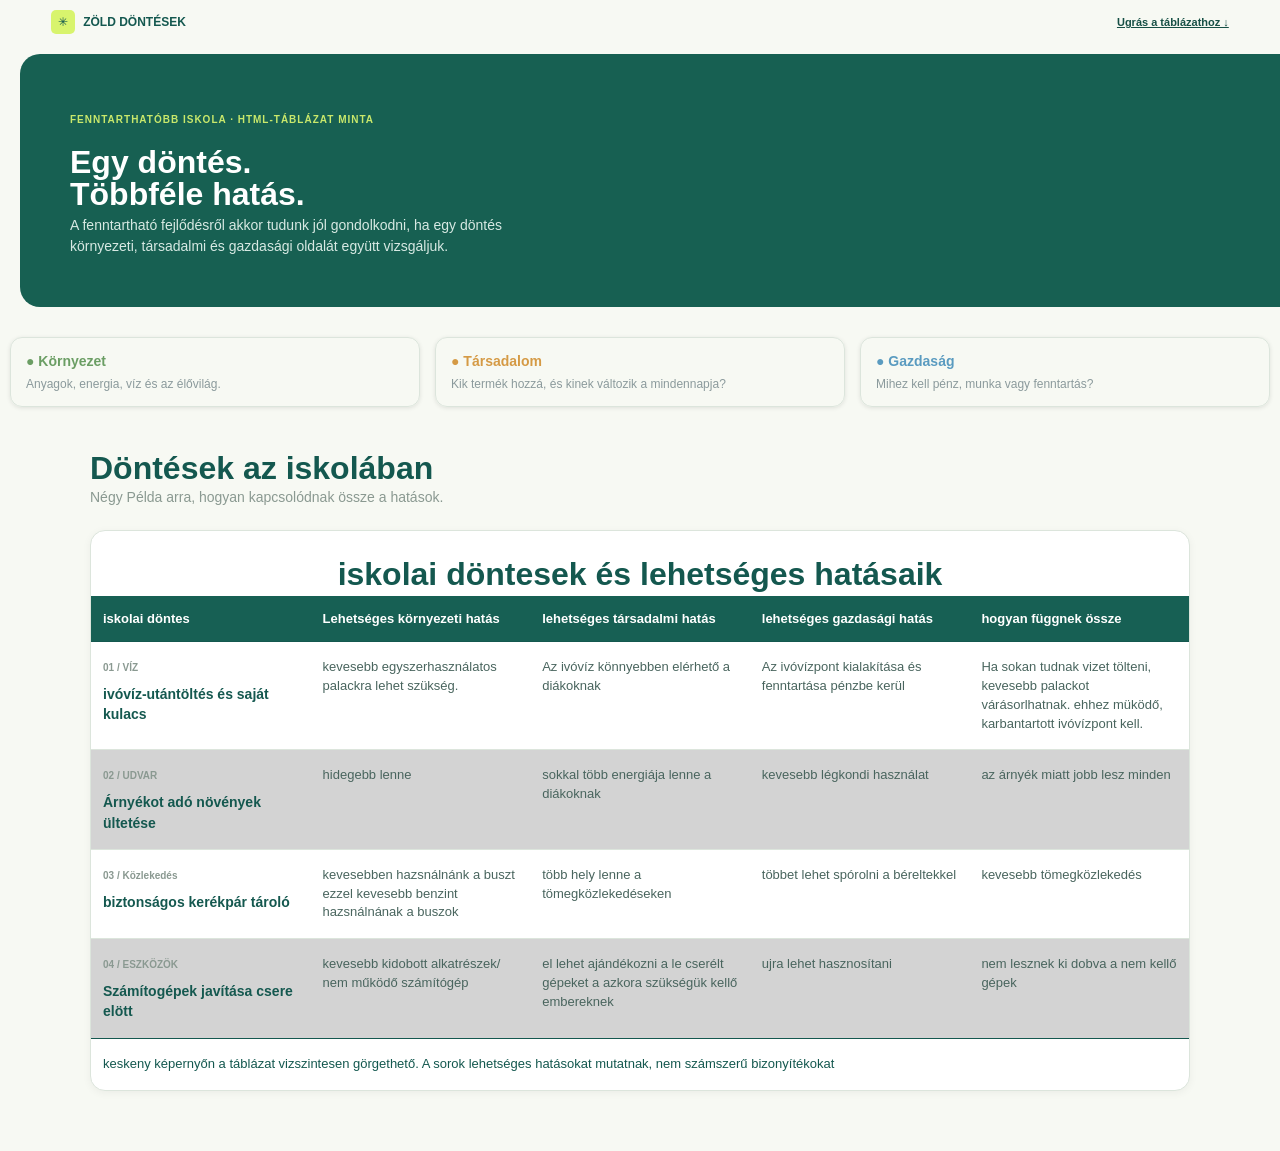
<file: index.html>
<!DOCTYPE html>
<html lang="hu">
<head>
    <meta charset="UTF-8">
    <meta name="viewport" content="width=device-width, initial-scale=1.0">
    <link rel="stylesheet" href="stilus.css">
    <title>Ezer Botond</title>
</head>
<body>
    <nav>
        <div class="logo">
            <span>✳</span>
            <strong>ZÖLD DÖNTÉSEK</strong>
        </div>

        <a href="#">Ugrás a táblázathoz ↓</a>
    </nav>
    <header>
        <div class="header-tartalom">
            <p class="felirat">FENNTARTHATÓBB ISKOLA · HTML-TÁBLÁZAT MINTA</p>

            <h1>
                Egy döntés.<br>
                Többféle hatás.
            </h1>

            <p class="leiras">
                A fenntartható fejlődésről akkor tudunk jól gondolkodni,
                ha egy döntés környezeti, társadalmi és gazdasági oldalát
                együtt vizsgáljuk.
            </p>
        </div>
    </header>
<section class="kartya-container">

    <div class="kartya">
        <h3 class="kornyezet">● Környezet</h3>
        <p>Anyagok, energia, víz és az élővilág.</p>
    </div>

    <div class="kartya">
        <h3 class="tarsadalom">● Társadalom</h3>
        <p>Kik termék hozzá, és kinek változik a mindennapja?</p>
    </div>

    <div class="kartya">
        <h3 class="gazdasag">● Gazdaság</h3>
        <p>Mihez kell pénz, munka vagy fenntartás?</p>
    </div>
</section>
    <div class="container">
        <h1>Döntések az iskolában</h1>
        <p class="subtitle">Négy Példa arra, hogyan kapcsolódnak össze a hatások.</p>
<div class="table-box">

  

  
    <article>
      <table>
        <caption>
            <h1>iskolai döntesek és lehetséges hatásaik</h1>
        </caption>
        <thead>
            <tr>
                <th>iskolai döntes</th>
                <th>Lehetséges környezeti hatás</th>
                <th>lehetséges társadalmi hatás</th>
                <th>lehetséges gazdasági hatás</th>
                <th>hogyan függnek össze</th>
            </tr>
        </thead>
            <tbody>
                <tr>
                    <td>
                        <small>01 / VÍZ</small>
                        <strong>ivóvíz-utántöltés és saját kulacs</strong>
                    </td>
                    <td>kevesebb egyszerhasználatos palackra lehet szükség.</td>
                    <td>Az ivóvíz könnyebben elérhető a diákoknak</td>
                    <td>Az ivóvízpont kialakítása és fenntartása pénzbe kerül</td>
                    <td>Ha sokan tudnak vizet tölteni, kevesebb palackot várásorlhatnak. ehhez müködő, karbantartott ivóvízpont kell.</td>
                </tr>
                <tr>
                    <td>
                        <small>02 / UDVAR</small>
                        <strong>Árnyékot adó növények ültetése</strong>
                    </td>
                    <td>hidegebb lenne</td>
                    <td>sokkal több energiája lenne a diákoknak</td>
                    <td>kevesebb légkondi használat</td>
                    <td>az árnyék miatt jobb lesz minden</td>
                </tr>
                <tr>
                    <td>
                        <small>03 / Közlekedés</small>
                        <strong>biztonságos kerékpár tároló</strong>
                    </td>
                    <td>kevesebben hazsnálnánk a buszt ezzel kevesebb benzint hazsnálnának a buszok</td>
                    <td>több hely lenne a tömegközlekedéseken</td>
                    <td>többet lehet spórolni a béreltekkel</td>
                    <td>kevesebb tömegközlekedés</td>
                </tr>
                <tr>
                    <td>
                        <small>04 / ESZKÖZÖK</small>
                        <strong>Számítogépek javítása csere elött</strong>

                    </td>
                    <td>kevesebb kidobott alkatrészek/ nem működő számítógép</td>
                    <td>el lehet ajándékozni a le cserélt gépeket a azkora szükségük kellő embereknek </td>
                    <td>ujra lehet hasznosítani</td>
                    <td>nem lesznek ki dobva a nem kellő gépek</td>
                </tr>
            </tbody>
            <tfoot>
                <tr>
                    <td colspan="5"> keskeny képernyőn a táblázat vizszintesen görgethető. A sorok lehetséges hatásokat mutatnak, nem számszerű bizonyítékokat</td>




                </tr>
            </tfoot>
      </table>  
    </article>
</body>
</div>
<footer>

</footer>
</div>
</html>
</file>
<file: stilus.css>
th{
    background-color: #18352f;
    color: white;
}

table,th,tr{
    border-collapse: collapse;
    border-top: 1px solid;

}
th{
    background-color: #18352f;
}
.kartya-container {
    display: flex;
    gap: 15px;
    padding: 10px;
}

.kartya {
    flex: 1;
    border: 1px solid #dce5dc;
    border-radius: 12px;
    padding: 15px;
    box-shadow: 0 1px 4px rgba(0, 0, 0, 0.1);
}

.kartya h3 {
    margin: 0 0 8px 0;
    font-size: 14px;
}

.kartya p {
    margin: 0;
    font-size: 12px;
    color: #8b9a9c;
}

.kornyezet {
    color: #6b9e64;
}

.tarsadalom {
    color: #d59a45;
}

.gazdasag {
    color: #5a9bc0;
}
* {
    box-sizing: border-box;
}

body {
    margin: 0;
    background-color: #f7f9f2;
    font-family: Arial, sans-serif;
    color: #164f45;
}
nav {
    width: 92%;
    margin: 10px auto;
    
    display: flex;
    justify-content: space-between;
    align-items: center;
}

.logo {
    display: flex;
    align-items: center;
    gap: 8px;
    
    font-size: 12px;
}

.logo span {
    background-color: #d8f46d;
    width: 24px;
    height: 24px;
    border-radius: 5px;

    display: flex;
    justify-content: center;
    align-items: center;
}

nav a {
    color: #164f45;
    font-size: 11px;
    font-weight: bold;
}
header{
    width: 100%;
    margin: 20px;
    background-color: #176052;
    border-radius: 20px;
    color: white;
}
.header-tartalom{
    padding: 50px;
}
.felirat{
    color: #c9e86b;
    font-size: 10px;
    font-weight: bold;
    letter-spacing: 1px;
}
h1{
 font-size: 48px;
 line-height: 1;   
}
.leiras {
    width: 450px;

    margin: 0;

    font-size: 14px;
    line-height: 1.5;
    color: #d7e9e3;
}



body {
    margin: 0;
    font-family: Arial, sans-serif;
    background-color: #f7f9f3;
    color: #14584f;
}

.container {
    width: 95%;
    max-width: 1100px;
    margin: 35px auto;
}

h1 {
    margin-bottom: 5px;
    font-size: 32px;
}

.subtitle {
    margin-top: 0;
    color: #8a9991;
    font-size: 14px;
}

.table-box {
    margin-top: 25px;
    background-color: white;
    border: 1px solid #dce5dc;
    border-radius: 15px;
    overflow: hidden;
    box-shadow: 0 2px 8px rgba(0, 0, 0, 0.05);
}

table {
    width: 100%;
    border-collapse: collapse;
    table-layout: fixed;
}

th {
    background-color: #176054;
    color: white;
    text-align: left;
    padding: 15px 12px;
    font-size: 13px;
}

tr:nth-child(even){
    background-color: lightgray;
}

td {
    padding: 16px 12px;
    border-bottom: 1px solid #dce5dc;
    vertical-align: top;
    font-size: 13px;
    line-height: 1.45;
    color: #49655e;
}

tr:last-child td {
    border-bottom: none;
}

td:first-child {
    color: #14584f;
}

td strong {
    display: block;
    margin-top: 7px;
    font-size: 14px;
    color: #14584f;
}

td small {
    font-size: 10px;
    font-weight: bold;
    color: #8a9991;
}

.note {
    margin: 0;
    padding: 12px;
    font-size: 11px;
    color: #8a9991;
    border-top: 1px solid #dce5dc;
}

footer {
    display: flex;
    justify-content: space-between;
    margin-top: 25px;
    font-size: 10px;
    color: #8a9991;
}

@media screen and (max-width: 600px) {
    .kartya-container {
        flex-direction: column;
        gap: 15px;
    }
}
</file>
